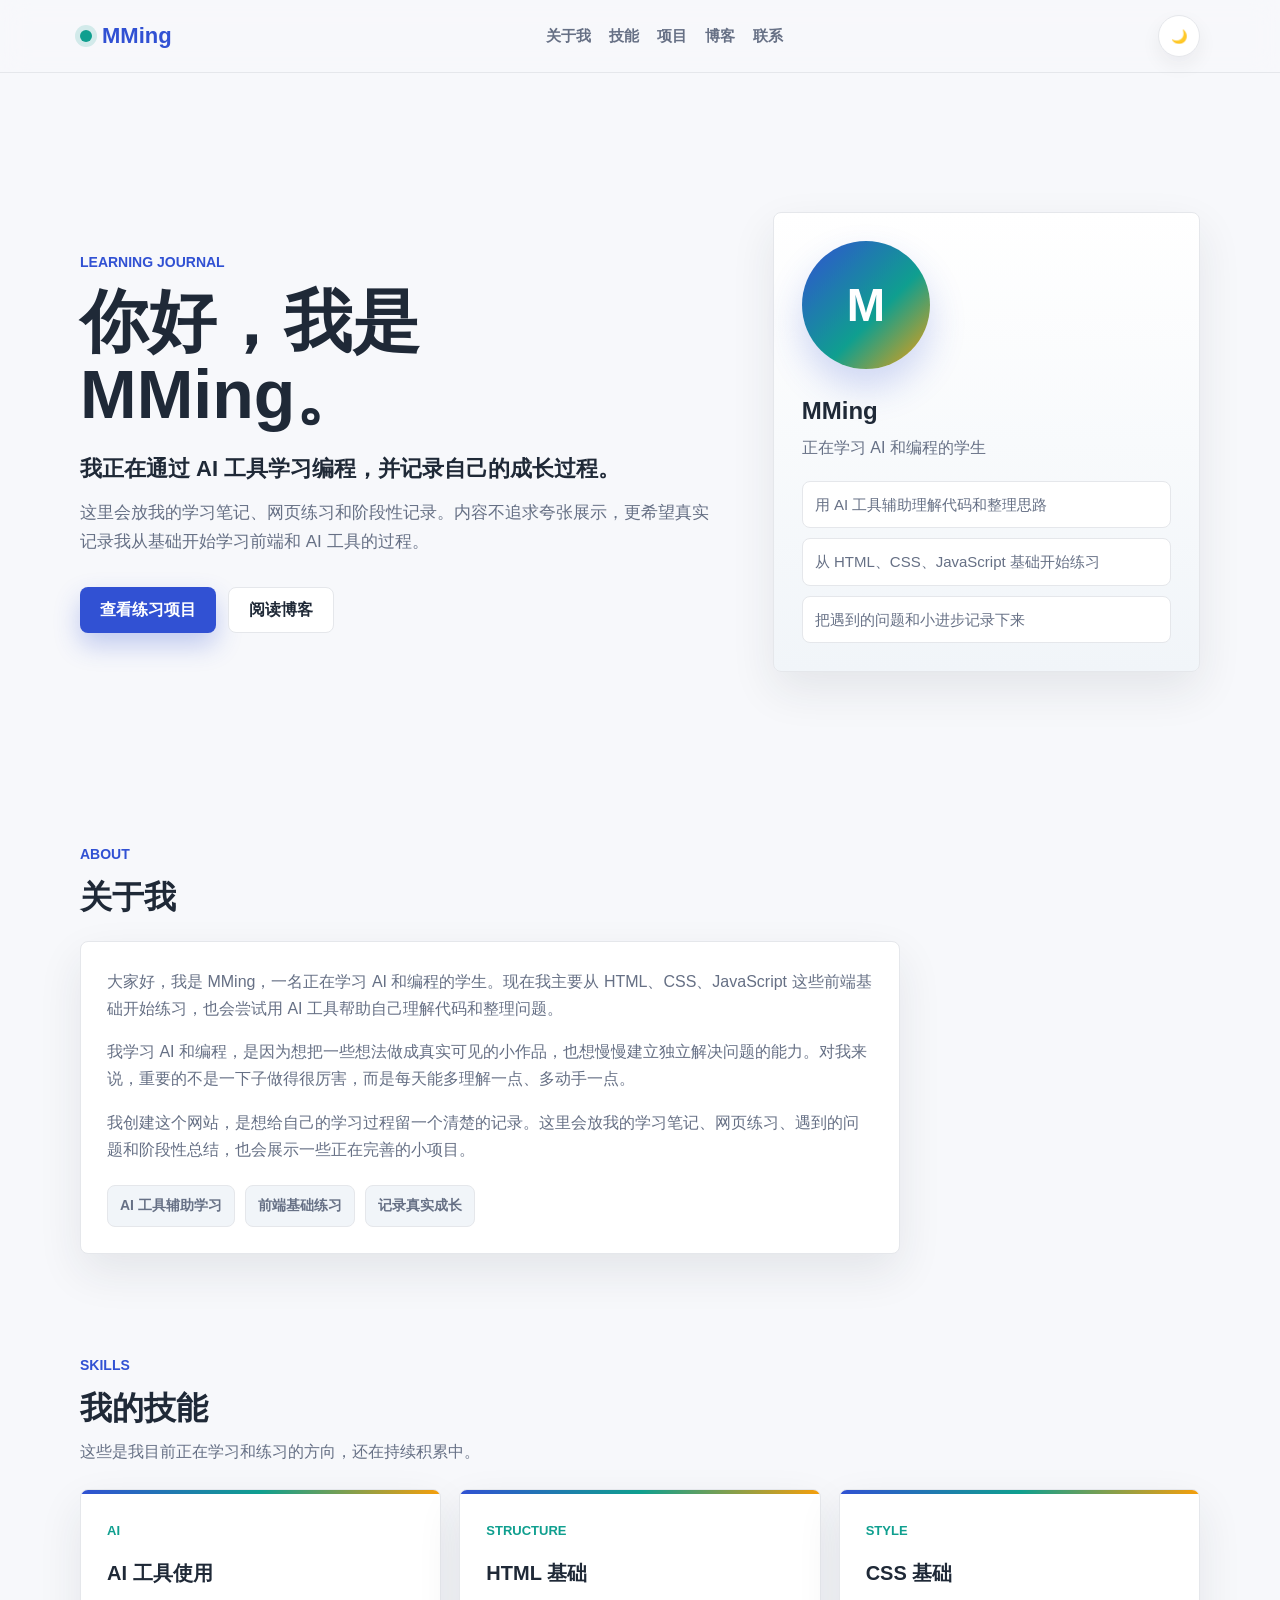
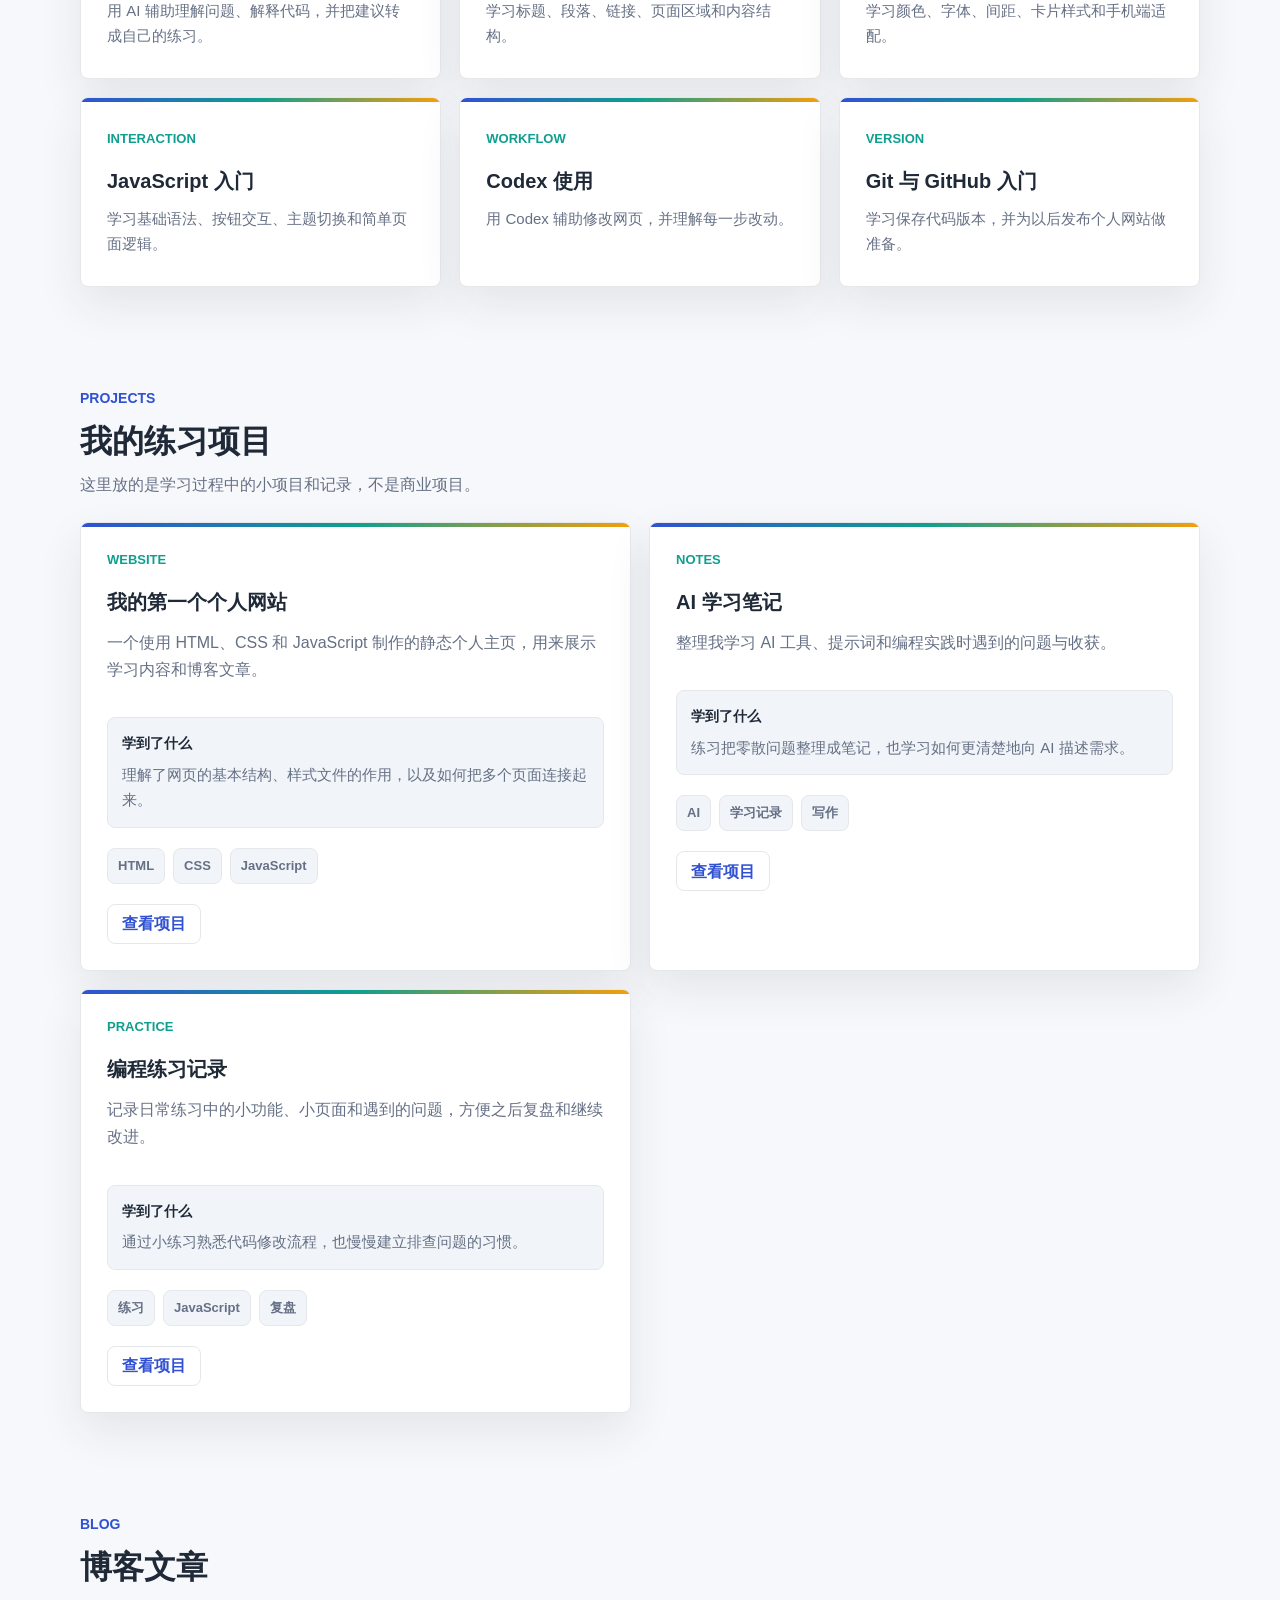
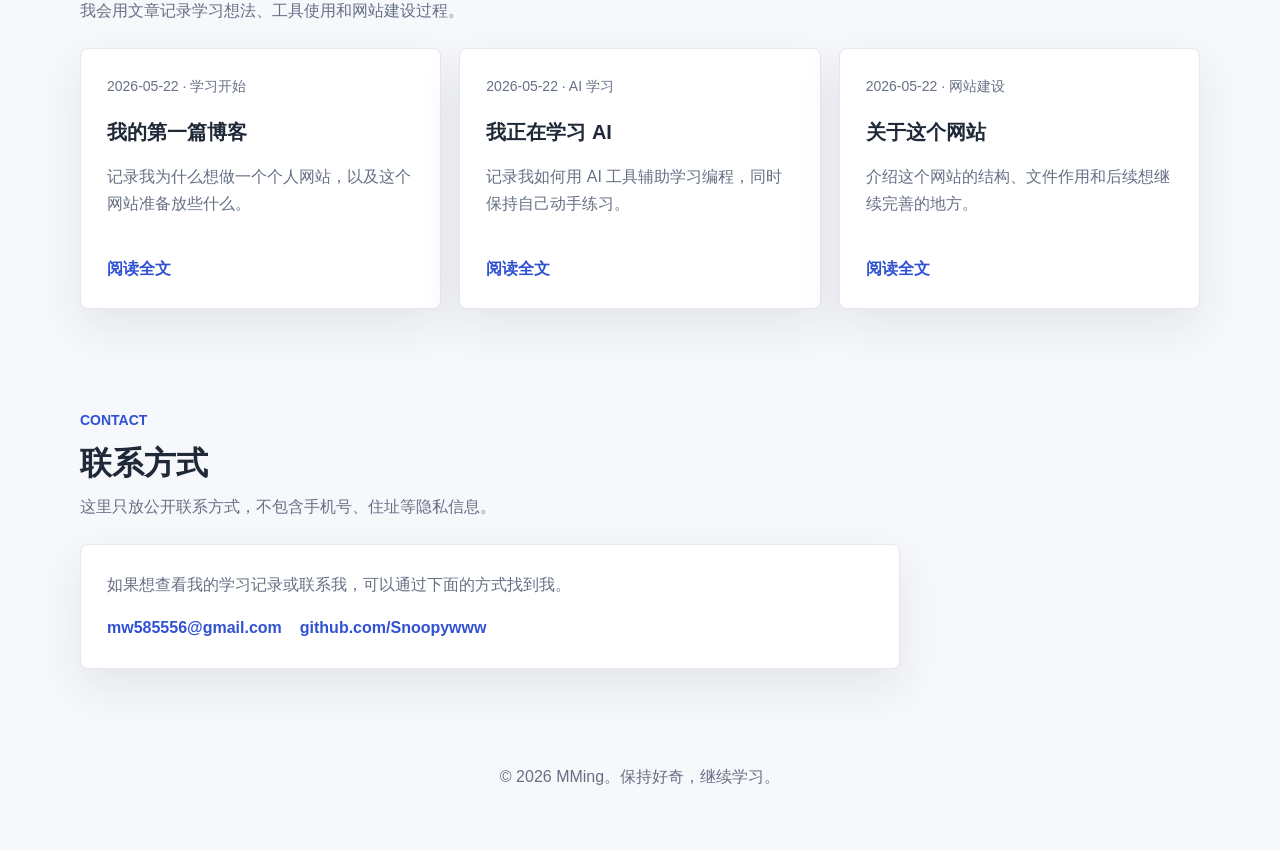
<file: index.html>
<!DOCTYPE html>
<html lang="zh-CN">
<head>
  <meta charset="UTF-8">
  <meta name="viewport" content="width=device-width, initial-scale=1.0">
  <title>MMing 的个人网站</title>
  <link rel="stylesheet" href="style.css">
</head>
<body>
  <header class="site-header">
    <nav class="navbar">
      <a class="logo" href="index.html">MMing</a>
      <div class="nav-links">
        <a href="#about">关于我</a>
        <a href="#skills">技能</a>
        <a href="#projects">项目</a>
        <a href="#blog">博客</a>
        <a href="#contact">联系</a>
      </div>
      <button class="theme-toggle" id="themeToggle" type="button" aria-label="切换深色模式">🌙</button>
    </nav>
  </header>

  <main>
    <section class="hero">
      <div class="hero-content">
        <p class="eyebrow">Learning Journal</p>
        <h1>你好，我是 MMing。</h1>
        <p class="hero-text">我正在通过 AI 工具学习编程，并记录自己的成长过程。</p>
        <p class="hero-summary">这里会放我的学习笔记、网页练习和阶段性记录。内容不追求夸张展示，更希望真实记录我从基础开始学习前端和 AI 工具的过程。</p>
        <div class="hero-actions">
          <a class="button primary" href="#projects">查看练习项目</a>
          <a class="button secondary" href="#blog">阅读博客</a>
        </div>
      </div>
      <aside class="profile-panel" aria-label="个人资料">
        <div class="avatar-placeholder">M</div>
        <div>
          <p class="profile-name">MMing</p>
          <p class="profile-role">正在学习 AI 和编程的学生</p>
        </div>
        <div class="profile-list">
          <span>用 AI 工具辅助理解代码和整理思路</span>
          <span>从 HTML、CSS、JavaScript 基础开始练习</span>
          <span>把遇到的问题和小进步记录下来</span>
        </div>
      </aside>
    </section>

    <section class="section" id="about">
      <div class="section-heading">
        <p class="eyebrow">About</p>
        <h2>关于我</h2>
      </div>
      <div class="card about-card">
        <p>大家好，我是 MMing，一名正在学习 AI 和编程的学生。现在我主要从 HTML、CSS、JavaScript 这些前端基础开始练习，也会尝试用 AI 工具帮助自己理解代码和整理问题。</p>
        <p>我学习 AI 和编程，是因为想把一些想法做成真实可见的小作品，也想慢慢建立独立解决问题的能力。对我来说，重要的不是一下子做得很厉害，而是每天能多理解一点、多动手一点。</p>
        <p>我创建这个网站，是想给自己的学习过程留一个清楚的记录。这里会放我的学习笔记、网页练习、遇到的问题和阶段性总结，也会展示一些正在完善的小项目。</p>
        <div class="about-points" aria-label="关于我的学习方向">
          <span>AI 工具辅助学习</span>
          <span>前端基础练习</span>
          <span>记录真实成长</span>
        </div>
      </div>
    </section>

    <section class="section" id="skills">
      <div class="section-heading">
        <p class="eyebrow">Skills</p>
        <h2>我的技能</h2>
        <p class="section-note">这些是我目前正在学习和练习的方向，还在持续积累中。</p>
      </div>
      <div class="grid three-columns">
        <article class="card skill-card">
          <span class="card-label">AI</span>
          <h3>AI 工具使用</h3>
          <p>用 AI 辅助理解问题、解释代码，并把建议转成自己的练习。</p>
        </article>
        <article class="card skill-card">
          <span class="card-label">Structure</span>
          <h3>HTML 基础</h3>
          <p>学习标题、段落、链接、页面区域和内容结构。</p>
        </article>
        <article class="card skill-card">
          <span class="card-label">Style</span>
          <h3>CSS 基础</h3>
          <p>学习颜色、字体、间距、卡片样式和手机端适配。</p>
        </article>
        <article class="card skill-card">
          <span class="card-label">Interaction</span>
          <h3>JavaScript 入门</h3>
          <p>学习基础语法、按钮交互、主题切换和简单页面逻辑。</p>
        </article>
        <article class="card skill-card">
          <span class="card-label">Workflow</span>
          <h3>Codex 使用</h3>
          <p>用 Codex 辅助修改网页，并理解每一步改动。</p>
        </article>
        <article class="card skill-card">
          <span class="card-label">Version</span>
          <h3>Git 与 GitHub 入门</h3>
          <p>学习保存代码版本，并为以后发布个人网站做准备。</p>
        </article>
      </div>
    </section>

    <section class="section" id="projects">
      <div class="section-heading">
        <p class="eyebrow">Projects</p>
        <h2>我的练习项目</h2>
        <p class="section-note">这里放的是学习过程中的小项目和记录，不是商业项目。</p>
      </div>
      <div class="grid two-columns">
        <article class="card project-card">
          <span class="card-label">Website</span>
          <h3>我的第一个个人网站</h3>
          <p>一个使用 HTML、CSS 和 JavaScript 制作的静态个人主页，用来展示学习内容和博客文章。</p>
          <div class="project-learned">
            <strong>学到了什么</strong>
            <p>理解了网页的基本结构、样式文件的作用，以及如何把多个页面连接起来。</p>
          </div>
          <div class="tag-row">
            <span>HTML</span>
            <span>CSS</span>
            <span>JavaScript</span>
          </div>
          <a class="project-link" href="#">查看项目</a>
        </article>
        <article class="card project-card">
          <span class="card-label">Notes</span>
          <h3>AI 学习笔记</h3>
          <p>整理我学习 AI 工具、提示词和编程实践时遇到的问题与收获。</p>
          <div class="project-learned">
            <strong>学到了什么</strong>
            <p>练习把零散问题整理成笔记，也学习如何更清楚地向 AI 描述需求。</p>
          </div>
          <div class="tag-row">
            <span>AI</span>
            <span>学习记录</span>
            <span>写作</span>
          </div>
          <a class="project-link" href="#">查看项目</a>
        </article>
        <article class="card project-card">
          <span class="card-label">Practice</span>
          <h3>编程练习记录</h3>
          <p>记录日常练习中的小功能、小页面和遇到的问题，方便之后复盘和继续改进。</p>
          <div class="project-learned">
            <strong>学到了什么</strong>
            <p>通过小练习熟悉代码修改流程，也慢慢建立排查问题的习惯。</p>
          </div>
          <div class="tag-row">
            <span>练习</span>
            <span>JavaScript</span>
            <span>复盘</span>
          </div>
          <a class="project-link" href="#">查看项目</a>
        </article>
      </div>
    </section>

    <section class="section" id="blog">
      <div class="section-heading">
        <p class="eyebrow">Blog</p>
        <h2>博客文章</h2>
        <p class="section-note">我会用文章记录学习想法、工具使用和网站建设过程。</p>
      </div>
      <div class="grid three-columns">
        <a class="card post-card" href="posts/my-first-post.html">
          <span class="post-date">2026-05-22 · 学习开始</span>
          <h3>我的第一篇博客</h3>
          <p>记录我为什么想做一个个人网站，以及这个网站准备放些什么。</p>
          <span class="read-more">阅读全文</span>
        </a>
        <a class="card post-card" href="posts/learning-ai.html">
          <span class="post-date">2026-05-22 · AI 学习</span>
          <h3>我正在学习 AI</h3>
          <p>记录我如何用 AI 工具辅助学习编程，同时保持自己动手练习。</p>
          <span class="read-more">阅读全文</span>
        </a>
        <a class="card post-card" href="posts/about-this-site.html">
          <span class="post-date">2026-05-22 · 网站建设</span>
          <h3>关于这个网站</h3>
          <p>介绍这个网站的结构、文件作用和后续想继续完善的地方。</p>
          <span class="read-more">阅读全文</span>
        </a>
      </div>
    </section>

    <section class="section" id="contact">
      <div class="section-heading">
        <p class="eyebrow">Contact</p>
        <h2>联系方式</h2>
        <p class="section-note">这里只放公开联系方式，不包含手机号、住址等隐私信息。</p>
      </div>
      <div class="card contact-card">
        <p>如果想查看我的学习记录或联系我，可以通过下面的方式找到我。</p>
        <div class="contact-links">
          <a href="mailto:mw585556@gmail.com">mw585556@gmail.com</a>
          <a href="https://github.com/Snoopywww" target="_blank" rel="noopener noreferrer">github.com/Snoopywww</a>
        </div>
      </div>
    </section>
  </main>

  <footer class="site-footer">
    <p>© 2026 MMing。保持好奇，继续学习。</p>
  </footer>

  <script src="script.js"></script>
</body>
</html>
</file>
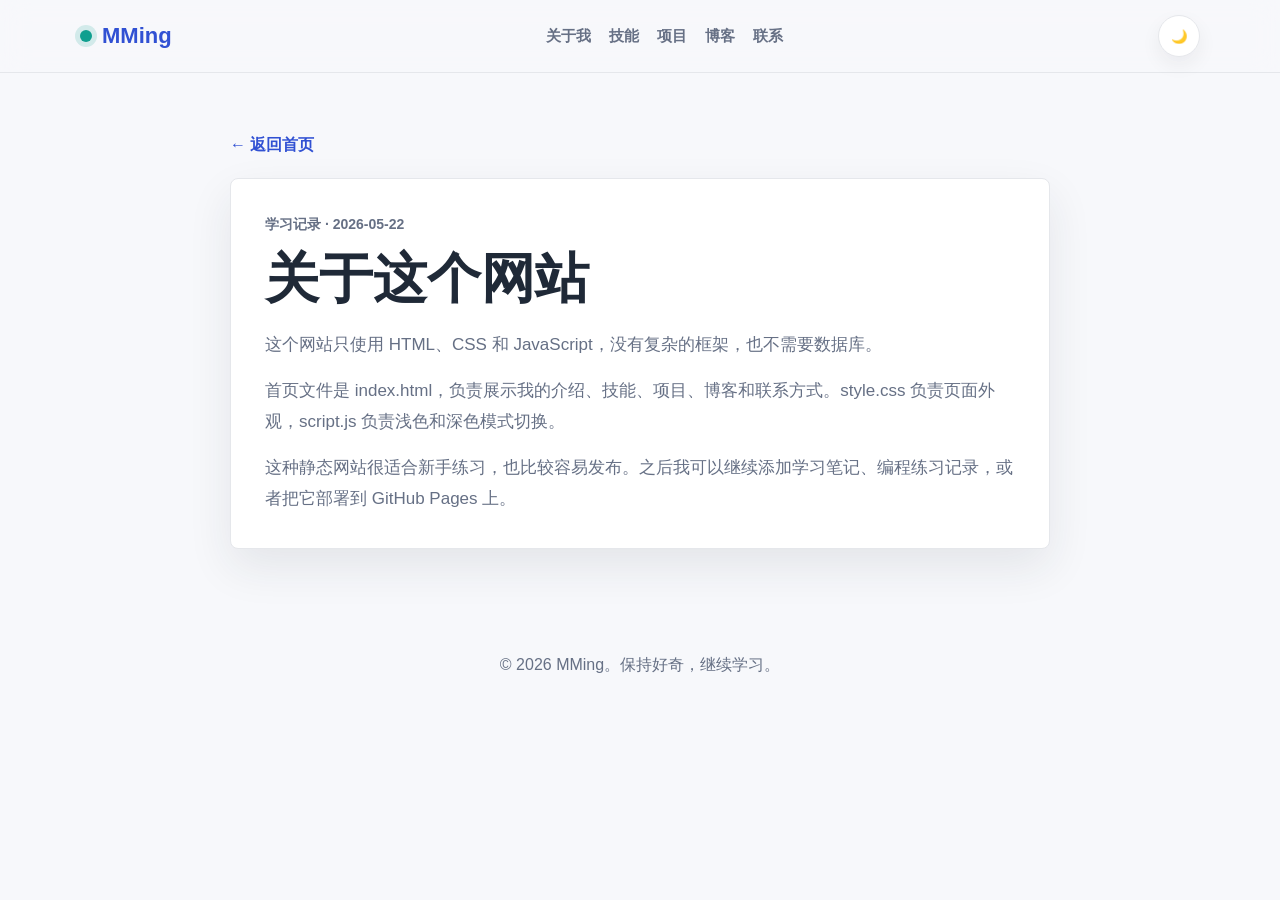
<file: posts/about-this-site.html>
<!DOCTYPE html>
<html lang="zh-CN">
<head>
  <meta charset="UTF-8">
  <meta name="viewport" content="width=device-width, initial-scale=1.0">
  <title>关于这个网站 - MMing 的个人网站</title>
  <link rel="stylesheet" href="../style.css">
</head>
<body>
  <header class="site-header">
    <nav class="navbar">
      <a class="logo" href="../index.html">MMing</a>
      <div class="nav-links">
        <a href="../index.html#about">关于我</a>
        <a href="../index.html#skills">技能</a>
        <a href="../index.html#projects">项目</a>
        <a href="../index.html#blog">博客</a>
        <a href="../index.html#contact">联系</a>
      </div>
      <button class="theme-toggle" id="themeToggle" type="button" aria-label="切换深色模式">🌙</button>
    </nav>
  </header>

  <main class="article-page">
    <a class="back-link" href="../index.html#blog">← 返回首页</a>
    <article class="card article-card">
      <p class="eyebrow article-meta">学习记录 · 2026-05-22</p>
      <h1>关于这个网站</h1>
      <div class="article-content">
        <p>这个网站只使用 HTML、CSS 和 JavaScript，没有复杂的框架，也不需要数据库。</p>
        <p>首页文件是 index.html，负责展示我的介绍、技能、项目、博客和联系方式。style.css 负责页面外观，script.js 负责浅色和深色模式切换。</p>
        <p>这种静态网站很适合新手练习，也比较容易发布。之后我可以继续添加学习笔记、编程练习记录，或者把它部署到 GitHub Pages 上。</p>
      </div>
    </article>
  </main>

  <footer class="site-footer">
    <p>© 2026 MMing。保持好奇，继续学习。</p>
  </footer>

  <script src="../script.js"></script>
</body>
</html>
</file>
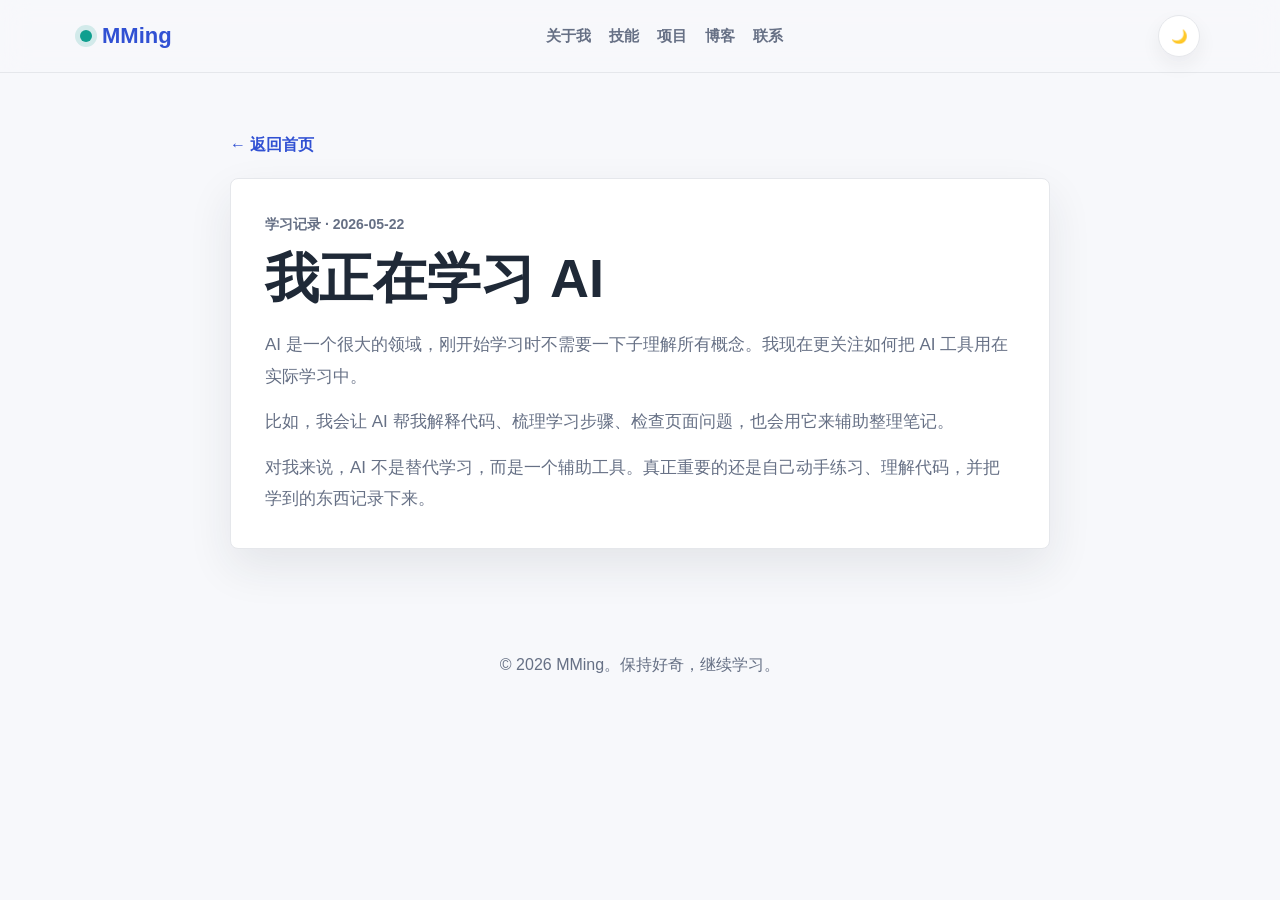
<file: posts/learning-ai.html>
<!DOCTYPE html>
<html lang="zh-CN">
<head>
  <meta charset="UTF-8">
  <meta name="viewport" content="width=device-width, initial-scale=1.0">
  <title>我正在学习 AI - MMing 的个人网站</title>
  <link rel="stylesheet" href="../style.css">
</head>
<body>
  <header class="site-header">
    <nav class="navbar">
      <a class="logo" href="../index.html">MMing</a>
      <div class="nav-links">
        <a href="../index.html#about">关于我</a>
        <a href="../index.html#skills">技能</a>
        <a href="../index.html#projects">项目</a>
        <a href="../index.html#blog">博客</a>
        <a href="../index.html#contact">联系</a>
      </div>
      <button class="theme-toggle" id="themeToggle" type="button" aria-label="切换深色模式">🌙</button>
    </nav>
  </header>

  <main class="article-page">
    <a class="back-link" href="../index.html#blog">← 返回首页</a>
    <article class="card article-card">
      <p class="eyebrow article-meta">学习记录 · 2026-05-22</p>
      <h1>我正在学习 AI</h1>
      <div class="article-content">
        <p>AI 是一个很大的领域，刚开始学习时不需要一下子理解所有概念。我现在更关注如何把 AI 工具用在实际学习中。</p>
        <p>比如，我会让 AI 帮我解释代码、梳理学习步骤、检查页面问题，也会用它来辅助整理笔记。</p>
        <p>对我来说，AI 不是替代学习，而是一个辅助工具。真正重要的还是自己动手练习、理解代码，并把学到的东西记录下来。</p>
      </div>
    </article>
  </main>

  <footer class="site-footer">
    <p>© 2026 MMing。保持好奇，继续学习。</p>
  </footer>

  <script src="../script.js"></script>
</body>
</html>
</file>
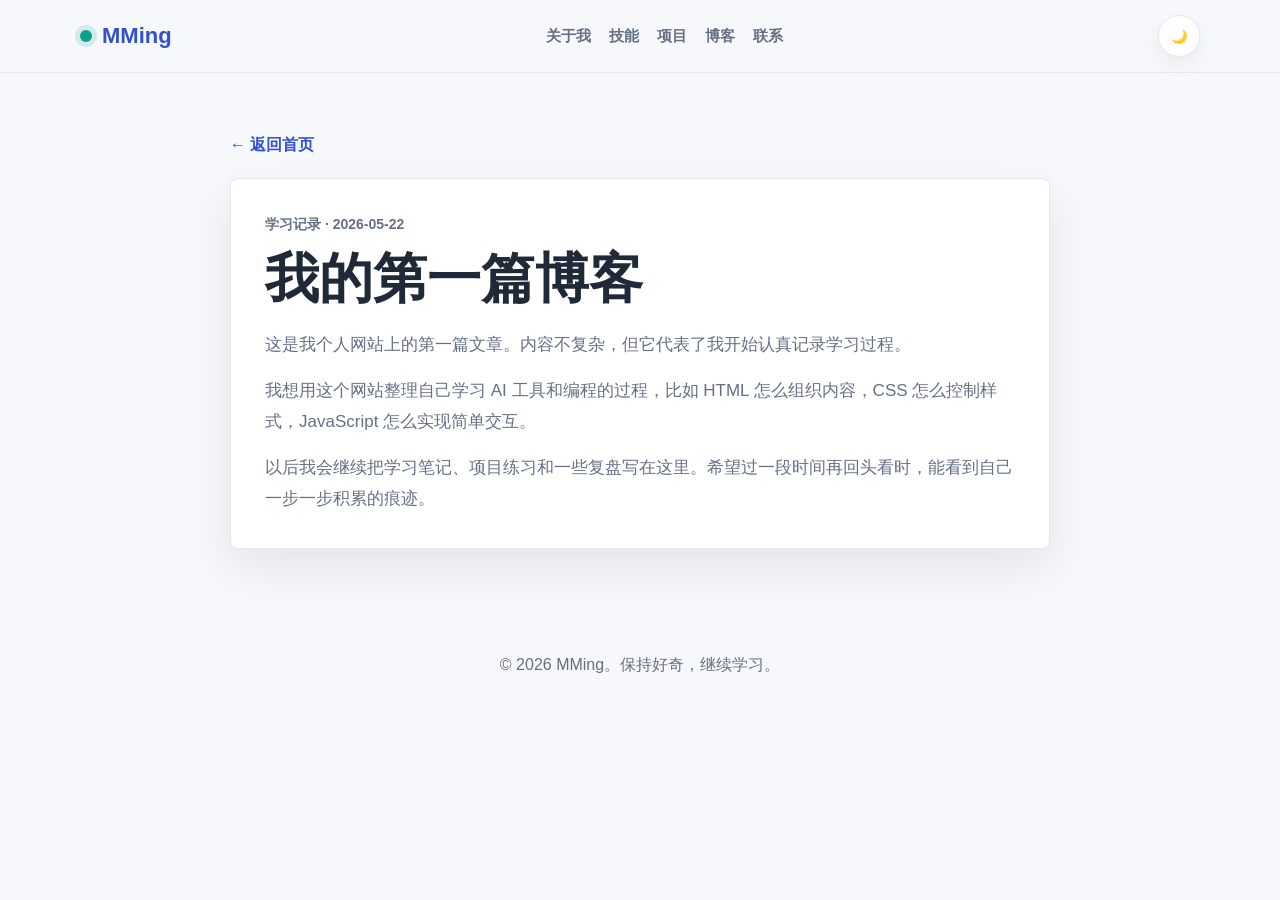
<file: posts/my-first-post.html>
<!DOCTYPE html>
<html lang="zh-CN">
<head>
  <meta charset="UTF-8">
  <meta name="viewport" content="width=device-width, initial-scale=1.0">
  <title>我的第一篇博客 - MMing 的个人网站</title>
  <link rel="stylesheet" href="../style.css">
</head>
<body>
  <header class="site-header">
    <nav class="navbar">
      <a class="logo" href="../index.html">MMing</a>
      <div class="nav-links">
        <a href="../index.html#about">关于我</a>
        <a href="../index.html#skills">技能</a>
        <a href="../index.html#projects">项目</a>
        <a href="../index.html#blog">博客</a>
        <a href="../index.html#contact">联系</a>
      </div>
      <button class="theme-toggle" id="themeToggle" type="button" aria-label="切换深色模式">🌙</button>
    </nav>
  </header>

  <main class="article-page">
    <a class="back-link" href="../index.html#blog">← 返回首页</a>
    <article class="card article-card">
      <p class="eyebrow article-meta">学习记录 · 2026-05-22</p>
      <h1>我的第一篇博客</h1>
      <div class="article-content">
        <p>这是我个人网站上的第一篇文章。内容不复杂，但它代表了我开始认真记录学习过程。</p>
        <p>我想用这个网站整理自己学习 AI 工具和编程的过程，比如 HTML 怎么组织内容，CSS 怎么控制样式，JavaScript 怎么实现简单交互。</p>
        <p>以后我会继续把学习笔记、项目练习和一些复盘写在这里。希望过一段时间再回头看时，能看到自己一步一步积累的痕迹。</p>
      </div>
    </article>
  </main>

  <footer class="site-footer">
    <p>© 2026 MMing。保持好奇，继续学习。</p>
  </footer>

  <script src="../script.js"></script>
</body>
</html>
</file>
<file: style.css>
:root {
  --bg: #f7f8fb;
  --surface: #ffffff;
  --surface-soft: #f1f5f9;
  --text: #1f2937;
  --muted: #667085;
  --border: #e5e7eb;
  --primary: #3151d3;
  --primary-dark: #243c9d;
  --accent: #0f9f8f;
  --warm: #f59e0b;
  --shadow: 0 18px 45px rgba(31, 41, 55, 0.09);
}

* {
  box-sizing: border-box;
}

html {
  scroll-behavior: smooth;
}

body {
  margin: 0;
  background: var(--bg);
  color: var(--text);
  font-family: -apple-system, BlinkMacSystemFont, "Segoe UI", "Microsoft YaHei", sans-serif;
  line-height: 1.7;
}

body.dark-mode {
  --bg: #101624;
  --surface: #182033;
  --surface-soft: #202a3f;
  --text: #f9fafb;
  --muted: #cbd5e1;
  --border: #2d3a52;
  --primary: #8fb3ff;
  --primary-dark: #b8cdfc;
  --accent: #5eead4;
  --warm: #fbbf24;
  --shadow: 0 18px 45px rgba(0, 0, 0, 0.25);
}

a {
  color: inherit;
  text-decoration: none;
}

.site-header {
  position: sticky;
  top: 0;
  z-index: 10;
  background: var(--bg);
  background: color-mix(in srgb, var(--bg) 88%, transparent);
  border-bottom: 1px solid var(--border);
  backdrop-filter: blur(14px);
}

.navbar {
  width: min(1120px, calc(100% - 32px));
  margin: 0 auto;
  min-height: 72px;
  display: flex;
  align-items: center;
  justify-content: space-between;
  gap: 18px;
}

.logo {
  display: inline-flex;
  align-items: center;
  gap: 10px;
  font-size: 22px;
  font-weight: 800;
  color: var(--primary);
}

.logo::before {
  content: "";
  width: 12px;
  height: 12px;
  border-radius: 50%;
  background: var(--accent);
  box-shadow: 0 0 0 5px color-mix(in srgb, var(--accent) 16%, transparent);
}

.nav-links {
  display: flex;
  align-items: center;
  justify-content: center;
  gap: 18px;
  color: var(--muted);
  font-size: 15px;
  font-weight: 600;
}

.nav-links a:hover {
  color: var(--primary);
}

.theme-toggle {
  width: 42px;
  height: 42px;
  border: 1px solid var(--border);
  border-radius: 50%;
  background: var(--surface);
  color: var(--text);
  cursor: pointer;
  box-shadow: 0 8px 20px rgba(15, 23, 42, 0.06);
  transition: border-color 0.2s ease, background 0.2s ease, transform 0.2s ease;
}

.theme-toggle:hover {
  border-color: var(--primary);
  transform: translateY(-1px);
}

.theme-toggle:focus-visible {
  outline: 3px solid color-mix(in srgb, var(--primary) 32%, transparent);
  outline-offset: 3px;
}

.hero {
  width: min(1120px, calc(100% - 32px));
  margin: 0 auto;
  min-height: calc(88vh - 72px);
  padding: 78px 0 60px;
  display: grid;
  grid-template-columns: minmax(0, 1.2fr) minmax(280px, 0.8fr);
  align-items: center;
  gap: 52px;
}

.hero-content {
  max-width: 720px;
}

.eyebrow {
  margin: 0 0 10px;
  color: var(--primary);
  font-size: 14px;
  font-weight: 700;
  letter-spacing: 0;
  text-transform: uppercase;
}

h1,
h2,
h3,
p {
  margin-top: 0;
}

h1 {
  margin-bottom: 18px;
  font-size: 68px;
  line-height: 1.08;
}

h2 {
  margin-bottom: 0;
  font-size: 32px;
  line-height: 1.25;
}

h3 {
  margin-bottom: 10px;
  font-size: 20px;
}

.hero-text {
  max-width: 650px;
  margin-bottom: 12px;
  color: var(--text);
  font-size: 22px;
  font-weight: 700;
}

.hero-summary {
  max-width: 650px;
  color: var(--muted);
  font-size: 17px;
}

.hero-actions {
  display: flex;
  flex-wrap: wrap;
  gap: 12px;
  margin-top: 30px;
}

.button {
  display: inline-flex;
  align-items: center;
  justify-content: center;
  min-height: 46px;
  padding: 0 20px;
  border-radius: 8px;
  font-weight: 700;
  transition: transform 0.2s ease, box-shadow 0.2s ease, background 0.2s ease;
}

.button:hover {
  transform: translateY(-2px);
}

.button.primary {
  background: var(--primary);
  color: #ffffff;
  box-shadow: 0 12px 26px color-mix(in srgb, var(--primary) 28%, transparent);
}

.button.primary:hover {
  background: var(--primary-dark);
}

.button.secondary {
  border: 1px solid var(--border);
  background: var(--surface);
  color: var(--text);
}

.profile-panel {
  padding: 28px;
  border: 1px solid var(--border);
  border-radius: 8px;
  background: linear-gradient(180deg, var(--surface), var(--surface-soft));
  box-shadow: var(--shadow);
}

.avatar-placeholder {
  width: 128px;
  height: 128px;
  margin-bottom: 22px;
  display: grid;
  place-items: center;
  border-radius: 50%;
  background: linear-gradient(135deg, var(--primary), var(--accent) 58%, var(--warm));
  color: #ffffff;
  font-size: 46px;
  font-weight: 800;
  box-shadow: 0 18px 36px color-mix(in srgb, var(--primary) 22%, transparent);
}

.profile-name {
  margin-bottom: 2px;
  font-size: 24px;
  font-weight: 800;
}

.profile-role {
  margin-bottom: 20px;
  color: var(--muted);
}

.profile-list {
  display: grid;
  gap: 10px;
  color: var(--muted);
  font-size: 15px;
}

.profile-list span {
  padding: 10px 12px;
  border: 1px solid var(--border);
  border-radius: 8px;
  background: var(--surface);
}

.section {
  width: min(1120px, calc(100% - 32px));
  margin: 0 auto;
  padding: 50px 0;
}

.section-heading {
  max-width: 680px;
  margin-bottom: 24px;
}

.section-note {
  margin: 10px 0 0;
  color: var(--muted);
}

.grid {
  display: grid;
  gap: 18px;
}

.two-columns {
  grid-template-columns: repeat(2, minmax(0, 1fr));
}

.three-columns {
  grid-template-columns: repeat(3, minmax(0, 1fr));
}

.card {
  display: block;
  height: 100%;
  padding: 26px;
  border: 1px solid var(--border);
  border-radius: 8px;
  background: var(--surface);
  box-shadow: var(--shadow);
}

.card h3 {
  color: var(--text);
}

.card p {
  color: var(--muted);
}

.card p:last-child {
  margin-bottom: 0;
}

.about-card,
.contact-card {
  max-width: 820px;
}

.about-card p {
  font-size: 16px;
}

.about-points {
  display: flex;
  flex-wrap: wrap;
  gap: 10px;
  margin-top: 22px;
}

.about-points span {
  padding: 8px 12px;
  border: 1px solid var(--border);
  border-radius: 8px;
  background: var(--surface-soft);
  color: var(--muted);
  font-size: 14px;
  font-weight: 700;
}

.card-label {
  display: inline-flex;
  margin-bottom: 14px;
  color: var(--accent);
  font-size: 13px;
  font-weight: 800;
  letter-spacing: 0;
  text-transform: uppercase;
}

.skill-card,
.project-card {
  position: relative;
  overflow: hidden;
}

.project-card {
  display: flex;
  flex-direction: column;
}

.skill-card {
  min-height: 190px;
}

.skill-card h3 {
  margin-bottom: 8px;
}

.skill-card p {
  font-size: 15px;
}

.skill-card::before,
.project-card::before {
  content: "";
  position: absolute;
  inset: 0 0 auto;
  height: 4px;
  background: linear-gradient(90deg, var(--primary), var(--accent), var(--warm));
}

.project-learned {
  margin-top: 18px;
  padding: 14px;
  border: 1px solid var(--border);
  border-radius: 8px;
  background: var(--surface-soft);
}

.project-learned strong {
  display: block;
  margin-bottom: 6px;
  color: var(--text);
  font-size: 14px;
}

.project-learned p {
  margin-bottom: 0;
  font-size: 15px;
}

.project-link {
  display: inline-flex;
  align-items: center;
  justify-content: center;
  width: fit-content;
  min-height: 40px;
  margin-top: 20px;
  padding: 0 14px;
  border: 1px solid var(--border);
  border-radius: 8px;
  color: var(--primary);
  font-weight: 800;
}

.project-link:hover {
  border-color: var(--primary);
  background: var(--surface-soft);
}

.tag-row {
  display: flex;
  flex-wrap: wrap;
  gap: 8px;
  margin-top: 20px;
}

.tag-row span {
  padding: 6px 10px;
  border: 1px solid var(--border);
  border-radius: 8px;
  background: var(--surface-soft);
  color: var(--muted);
  font-size: 13px;
  font-weight: 700;
}

.post-card {
  display: flex;
  flex-direction: column;
  gap: 4px;
  transition: transform 0.2s ease, border-color 0.2s ease, box-shadow 0.2s ease;
}

.post-card:hover {
  border-color: var(--primary);
  transform: translateY(-4px);
  box-shadow: 0 24px 55px rgba(31, 41, 55, 0.13);
}

.post-date {
  display: inline-block;
  margin-bottom: 12px;
  color: var(--muted);
  font-size: 14px;
}

.read-more {
  margin-top: auto;
  padding-top: 18px;
  color: var(--primary);
  font-weight: 800;
}

.contact-card a {
  color: var(--primary);
  font-weight: 700;
}

.contact-links {
  display: flex;
  flex-wrap: wrap;
  gap: 12px 18px;
}

.site-footer {
  width: min(1120px, calc(100% - 32px));
  margin: 0 auto;
  padding: 44px 0;
  color: var(--muted);
  text-align: center;
}

.article-page {
  width: min(820px, calc(100% - 32px));
  margin: 0 auto;
  padding: 58px 0;
}

.article-card {
  padding: 34px;
}

.article-meta {
  margin-bottom: 12px;
}

.article-card h1 {
  margin-bottom: 22px;
  font-size: 54px;
}

.article-content {
  display: grid;
  gap: 14px;
}

.article-content p {
  margin-bottom: 0;
  color: var(--muted);
  font-size: 17px;
  line-height: 1.85;
}

.back-link {
  display: inline-flex;
  align-items: center;
  margin-bottom: 20px;
  color: var(--primary);
  font-weight: 700;
}

@media (max-width: 760px) {
  .navbar {
    width: min(100% - 24px, 1120px);
    min-height: auto;
    padding: 14px 0;
    flex-wrap: wrap;
    align-items: center;
    gap: 12px;
  }

  .logo {
    font-size: 20px;
  }

  .nav-links {
    order: 3;
    width: 100%;
    flex-wrap: wrap;
    justify-content: flex-start;
    gap: 8px;
    font-size: 14px;
  }

  .nav-links a {
    padding: 6px 8px;
    border: 1px solid var(--border);
    border-radius: 8px;
    background: var(--surface);
  }

  .theme-toggle {
    width: 40px;
    height: 40px;
  }

  .hero {
    width: min(100% - 24px, 1120px);
    min-height: auto;
    padding: 34px 0 38px;
    grid-template-columns: 1fr;
    gap: 22px;
  }

  .hero-actions {
    margin-top: 22px;
  }

  .button,
  .project-link {
    width: 100%;
  }

  .section {
    width: min(100% - 24px, 1120px);
    padding: 34px 0;
  }

  .hero-text {
    font-size: 18px;
  }

  .hero-summary {
    font-size: 16px;
  }

  h2 {
    font-size: 28px;
  }

  h1 {
    font-size: 38px;
  }

  .article-card h1 {
    font-size: 34px;
  }

  .two-columns,
  .three-columns {
    grid-template-columns: 1fr;
  }

  .card,
  .article-card,
  .profile-panel {
    padding: 18px;
    border-radius: 8px;
  }

  .skill-card {
    min-height: auto;
  }

  .contact-links {
    display: grid;
    gap: 10px;
  }

  .contact-links a {
    overflow-wrap: anywhere;
  }

  .article-page {
    width: min(100% - 24px, 820px);
    padding: 34px 0;
  }

  .article-content p {
    font-size: 16px;
    line-height: 1.8;
  }

  .avatar-placeholder {
    width: 104px;
    height: 104px;
    font-size: 38px;
  }
}
</file>
